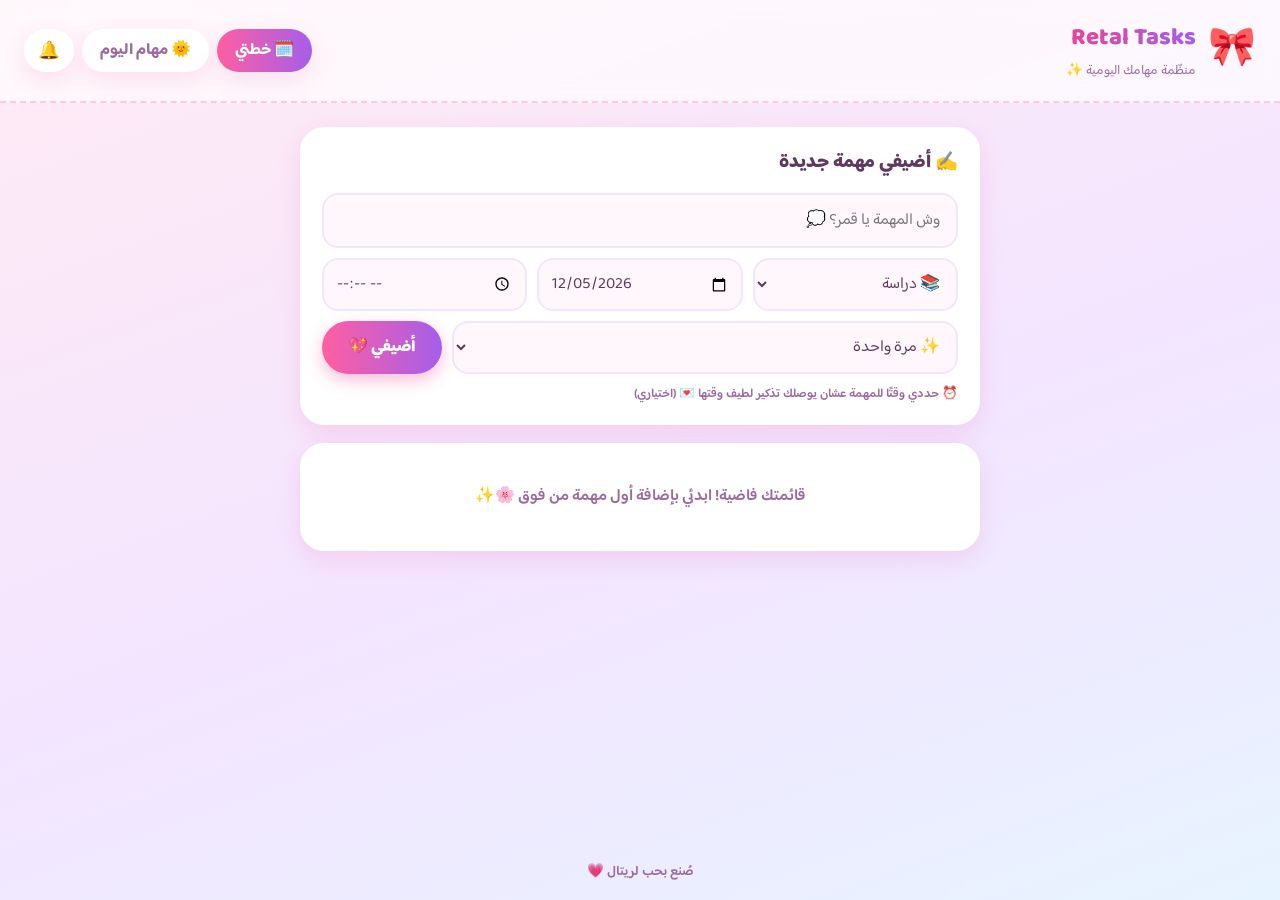
<file: index.html>
<!DOCTYPE html>
<html lang="ar" dir="rtl">
<head>
<meta charset="UTF-8">
<meta name="viewport" content="width=device-width, initial-scale=1.0">
<title>Retal Tasks 🎀 — خطتي</title>
<meta name="theme-color" content="#ff5fa2">
<link rel="manifest" href="manifest.webmanifest">
<link rel="icon" href="icon.svg" type="image/svg+xml">
<link rel="preconnect" href="https://fonts.googleapis.com">
<link href="https://fonts.googleapis.com/css2?family=Baloo+Bhaijaan+2:wght@400;600;700;800&display=swap" rel="stylesheet">
<link rel="stylesheet" href="style.css">
</head>
<body data-page="plan">

<header class="app-header">
  <div class="logo">
    <span class="logo-emoji">🎀</span>
    <div>
      <h1>Retal Tasks</h1>
      <p class="tagline">منظّمة مهامك اليومية ✨</p>
    </div>
  </div>
  <nav class="nav">
    <a href="index.html" class="nav-link active">🗓️ خطتي</a>
    <a href="today.html" class="nav-link">🌞 مهام اليوم</a>
    <button id="notify-btn" class="bell-btn" title="فعّلي إشعارات التذكير">🔔</button>
  </nav>
</header>

<main class="container">

  <section class="card add-card">
    <h2 class="card-title">✍️ أضيفي مهمة جديدة</h2>
    <form id="add-form" class="add-form">
      <input type="text" id="task-title" placeholder="وش المهمة يا قمر؟ 💭" maxlength="80" required>
      <div class="form-row">
        <select id="task-emoji" title="نوع المهمة">
          <option value="📚">📚 دراسة</option>
          <option value="💼">💼 عمل</option>
          <option value="🏠">🏠 منزل</option>
          <option value="🛍️">🛍️ تسوق</option>
          <option value="💅">💅 عناية</option>
          <option value="🏃‍♀️">🏃‍♀️ رياضة</option>
          <option value="💌">💌 اجتماعي</option>
          <option value="🌸">🌸 أخرى</option>
        </select>
        <input type="date" id="task-date" required>
        <input type="time" id="task-time" title="وقت المهمة (اختياري)">
      </div>
      <div class="form-row">
        <select id="task-repeat" title="تكرار المهمة">
          <option value="none">✨ مرة واحدة</option>
          <option value="daily">🔁 كل يوم</option>
          <option value="weekly">🗓️ كل أسبوع</option>
          <option value="monthly">📅 كل شهر</option>
        </select>
        <button type="submit" class="btn-primary">أضيفي 💖</button>
      </div>
      <p class="form-hint">⏰ حددي وقتًا للمهمة عشان يوصلك تذكير لطيف وقتها 💌 (اختياري)</p>
    </form>
  </section>

  <section id="groups" class="groups"></section>

</main>

<footer class="app-footer">صُنع بحب لريتال 💗</footer>

<div id="toast-layer"></div>

<script src="app.js"></script>
</body>
</html>
</file>
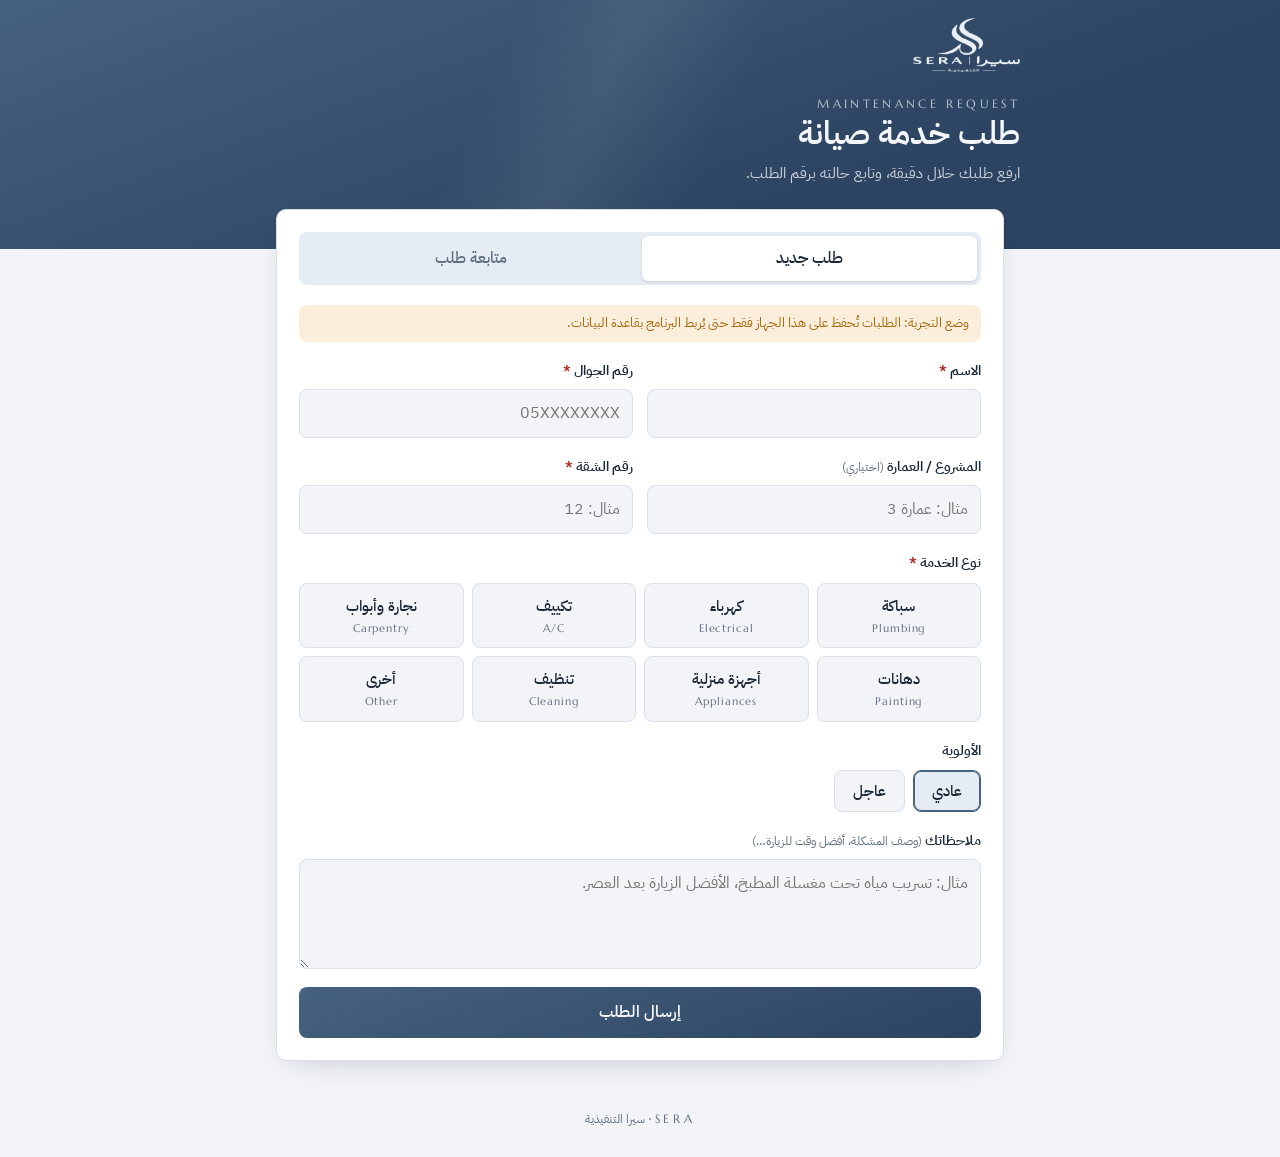
<file: sera-maintenance/index.html>
<!doctype html>
<html lang="ar" dir="rtl">
<head>
<meta charset="utf-8">
<meta name="viewport" content="width=device-width, initial-scale=1, viewport-fit=cover">
<meta name="theme-color" content="#2c4361">
<title>سيرا للصيانة</title>
<link rel="icon" href="logo.png">
<link rel="apple-touch-icon" href="logo.png">
<link rel="preconnect" href="https://fonts.googleapis.com">
<link rel="preconnect" href="https://fonts.gstatic.com" crossorigin>
<link rel="stylesheet" href="https://fonts.googleapis.com/css2?family=IBM+Plex+Sans+Arabic:wght@400;500;600&family=Marcellus&display=swap">
<link rel="stylesheet" href="style.css">
</head>
<body>

<header class="brand">
  <div class="brand-inner">
    <div class="brand-top">
      <img class="brand-logo" src="logo-light.png" alt="سيرا التنفيذية SERA">
    </div>
    <div>
      <div class="eyebrow">Maintenance Request</div>
      <h1>طلب خدمة صيانة</h1>
      <p>ارفع طلبك خلال دقيقة، وتابع حالته برقم الطلب.</p>
    </div>
  </div>
</header>

<main>
  <section class="panel">
    <div class="tabs" role="tablist">
      <button class="tab" role="tab" id="tab-new" aria-selected="true" aria-controls="view-new">طلب جديد</button>
      <button class="tab" role="tab" id="tab-track" aria-selected="false" aria-controls="view-track">متابعة طلب</button>
    </div>

    <!-- New request -->
    <div id="view-new" role="tabpanel" aria-labelledby="tab-new">
      <form id="req-form" novalidate>
        <p class="demo-banner" id="demo-banner" hidden>وضع التجربة: الطلبات تُحفظ على هذا الجهاز فقط حتى يُربط البرنامج بقاعدة البيانات.</p>

        <div class="row">
          <label class="field">
            <span class="label">الاسم <span class="req">*</span></span>
            <input type="text" id="f-name" name="name" autocomplete="name" maxlength="80" required>
          </label>
          <label class="field">
            <span class="label">رقم الجوال <span class="req">*</span></span>
            <input type="tel" id="f-phone" name="phone" class="ltr" inputmode="tel" autocomplete="tel" placeholder="05XXXXXXXX" maxlength="20" required>
          </label>
        </div>

        <div class="row">
          <label class="field">
            <span class="label">المشروع / العمارة <small>(اختياري)</small></span>
            <input type="text" id="f-building" name="building" maxlength="80" placeholder="مثال: عمارة 3">
          </label>
          <label class="field">
            <span class="label">رقم الشقة <span class="req">*</span></span>
            <input type="text" id="f-unit" name="unit" maxlength="20" placeholder="مثال: 12" required>
          </label>
        </div>

        <fieldset>
          <legend class="label">نوع الخدمة <span class="req">*</span></legend>
          <div class="chips" id="services"></div>
        </fieldset>

        <fieldset>
          <legend class="label">الأولوية</legend>
          <div class="seg">
            <label class="chip"><input type="radio" name="priority" id="p-normal" value="normal" checked><span><b>عادي</b></span></label>
            <label class="chip"><input type="radio" name="priority" id="p-urgent" value="urgent"><span><b>عاجل</b></span></label>
          </div>
        </fieldset>

        <label class="field">
          <span class="label">ملاحظاتك <small>(وصف المشكلة، أفضل وقت للزيارة…)</small></span>
          <textarea id="f-notes" name="notes" maxlength="1000" placeholder="مثال: تسريب مياه تحت مغسلة المطبخ، الأفضل الزيارة بعد العصر."></textarea>
        </label>

        <p class="error" id="form-error" role="alert" hidden></p>
        <button class="btn" type="submit" id="submit-btn">إرسال الطلب</button>
      </form>

      <div class="ticket" id="success" hidden>
        <div class="check" aria-hidden="true">
          <svg width="28" height="28" viewBox="0 0 24 24" fill="none" stroke="currentColor" stroke-width="2.5" stroke-linecap="round" stroke-linejoin="round"><path d="M5 12.5l4.5 4.5L19 7.5"/></svg>
        </div>
        <h2>تم استلام طلبك</h2>
        <p class="note">احتفظ برقم الطلب لمتابعة حالته</p>
        <div class="ticket-id" id="ticket-id">SR-0000</div>
        <div class="actions">
          <button class="btn btn-ghost btn-sm" type="button" id="copy-btn">نسخ الرقم</button>
          <button class="btn btn-ghost btn-sm" type="button" id="track-this">متابعة الطلب</button>
          <button class="btn btn-sm" type="button" id="another">طلب جديد</button>
        </div>
      </div>
    </div>

    <!-- Track -->
    <div id="view-track" role="tabpanel" aria-labelledby="tab-track" hidden>
      <form id="track-form" novalidate>
        <div class="row">
          <label class="field">
            <span class="label">رقم الطلب</span>
            <input type="text" id="t-id" class="ltr" placeholder="SR-1001" maxlength="12" required>
          </label>
          <label class="field">
            <span class="label">رقم الجوال المسجّل</span>
            <input type="tel" id="t-phone" class="ltr" inputmode="tel" placeholder="05XXXXXXXX" maxlength="20" required>
          </label>
        </div>
        <p class="error" id="track-error" role="alert" hidden></p>
        <button class="btn" type="submit" id="track-btn">عرض الحالة</button>
      </form>
      <div id="track-result" style="margin-top:18px" hidden></div>
    </div>
  </section>
</main>

<footer><span class="mono">SERA</span> · سيرا التنفيذية</footer>

<script src="config.js"></script>
<script src="api.js"></script>
<script>
(function () {
  const A = window.SeraAPI;
  const $ = (id) => document.getElementById(id);
  const esc = (s) => String(s ?? "").replace(/[&<>"']/g, c => ({ "&": "&amp;", "<": "&lt;", ">": "&gt;", '"': "&quot;", "'": "&#39;" }[c]));

  if (A.DEMO) $("demo-banner").hidden = false;

  // Service chips
  $("services").innerHTML = Object.entries(A.SERVICES).map(([k, s]) =>
    `<label class="chip"><input type="radio" name="service" id="s-${k}" value="${k}"><span><b>${s.ar}</b><i>${s.en}</i></span></label>`
  ).join("");

  // Tabs
  function showTab(which) {
    const isNew = which === "new";
    $("tab-new").setAttribute("aria-selected", isNew);
    $("tab-track").setAttribute("aria-selected", !isNew);
    $("view-new").hidden = !isNew;
    $("view-track").hidden = isNew;
  }
  $("tab-new").onclick = () => showTab("new");
  $("tab-track").onclick = () => showTab("track");
  if (location.hash === "#track") showTab("track");

  // Remember the resident's details on this device
  try {
    const saved = JSON.parse(localStorage.getItem("sera-resident") || "{}");
    ["name", "phone", "building", "unit"].forEach(k => { if (saved[k]) $("f-" + k).value = saved[k]; });
    if (saved.phone) $("t-phone").value = saved.phone;
  } catch (e) {}

  function showErr(el, msg) { el.textContent = msg; el.hidden = !msg; }

  // Submit
  $("req-form").addEventListener("submit", async (e) => {
    e.preventDefault();
    const f = e.target;
    const data = {
      name: $("f-name").value.trim(),
      phone: $("f-phone").value.trim(),
      building: $("f-building").value.trim(),
      unit: $("f-unit").value.trim(),
      service: (f.querySelector("input[name=service]:checked") || {}).value || "",
      priority: f.querySelector("input[name=priority]:checked").value,
      notes: $("f-notes").value.trim()
    };
    const digits = data.phone.replace(/\D/g, "");
    if (!data.name) return showErr($("form-error"), "اكتب الاسم.");
    if (digits.length < 9) return showErr($("form-error"), "رقم الجوال غير مكتمل، اكتبه بصيغة 05XXXXXXXX.");
    if (!data.unit) return showErr($("form-error"), "اكتب رقم الشقة.");
    if (!data.service) return showErr($("form-error"), "اختر نوع الخدمة.");
    showErr($("form-error"), "");

    const btn = $("submit-btn");
    btn.disabled = true; btn.textContent = "جارٍ الإرسال…";
    try {
      const item = await A.create(data);
      try { localStorage.setItem("sera-resident", JSON.stringify({ name: data.name, phone: data.phone, building: data.building, unit: data.unit })); } catch (e) {}
      $("ticket-id").textContent = item.id;
      $("t-id").value = item.id; $("t-phone").value = data.phone;
      f.hidden = true; $("success").hidden = false;
    } catch (err) {
      showErr($("form-error"), "لم يُرسل الطلب: " + err.message + ". تأكد من الاتصال بالإنترنت وأعد المحاولة.");
    } finally {
      btn.disabled = false; btn.textContent = "إرسال الطلب";
    }
  });

  $("copy-btn").onclick = async () => {
    const id = $("ticket-id").textContent;
    try { await navigator.clipboard.writeText(id); $("copy-btn").textContent = "تم النسخ"; }
    catch (e) { const r = document.createRange(); r.selectNodeContents($("ticket-id")); const s = getSelection(); s.removeAllRanges(); s.addRange(r); }
  };
  $("another").onclick = () => {
    const f = $("req-form");
    $("f-notes").value = ""; f.querySelectorAll("input[name=service]").forEach(i => i.checked = false);
    $("p-normal").checked = true; $("copy-btn").textContent = "نسخ الرقم";
    f.hidden = false; $("success").hidden = true;
  };
  $("track-this").onclick = () => { showTab("track"); $("track-form").requestSubmit(); };

  // Track
  $("track-form").addEventListener("submit", async (e) => {
    e.preventDefault();
    const id = $("t-id").value.trim(), phone = $("t-phone").value.trim();
    if (!id || !phone) return showErr($("track-error"), "اكتب رقم الطلب ورقم الجوال.");
    showErr($("track-error"), "");
    const btn = $("track-btn"); btn.disabled = true;
    try {
      const it = await A.track(id, phone);
      const box = $("track-result");
      box.hidden = false;
      if (!it) { box.innerHTML = `<p class="empty">لم نجد طلباً بهذا الرقم وهذا الجوال. تأكد من البيانات.</p>`; return; }
      const order = ["new", "progress", "done"];
      const idx = order.indexOf(it.status);
      const svc = A.SERVICES[it.service] || { ar: it.service };
      const st = A.STATUS[it.status] || { ar: it.status };
      box.innerHTML = `
        <div class="result">
          <div class="result-head"><span class="mono" style="font-size:20px">${esc(it.id)}</span><span class="pill ${esc(it.status)}">${st.ar}</span></div>
          ${it.status === "cancelled" ? "" : `<ol class="steps">${order.map((s, i) => `<li class="${i <= idx ? "on" : ""}">${A.STATUS[s].ar}</li>`).join("")}</ol>`}
          <dl class="kv">
            <dt>الخدمة</dt><dd>${esc(svc.ar)}${it.priority === "urgent" ? " · عاجل" : ""}</dd>
            <dt>الشقة</dt><dd>${esc([it.building, it.unit].filter(Boolean).join(" / "))}</dd>
            <dt>تاريخ الطلب</dt><dd>${esc(A.fmtDate(it.createdAt))}</dd>
            <dt>آخر تحديث</dt><dd>${esc(A.fmtDate(it.updatedAt))}</dd>
            ${it.notes ? `<dt>ملاحظاتك</dt><dd>${esc(it.notes)}</dd>` : ""}
            ${it.adminNote ? `<dt>رد الصيانة</dt><dd><b>${esc(it.adminNote)}</b></dd>` : ""}
          </dl>
        </div>`;
    } catch (err) {
      showErr($("track-error"), "تعذّر جلب الحالة: " + err.message);
    } finally { btn.disabled = false; }
  });
})();
</script>
</body>
</html>
</file>
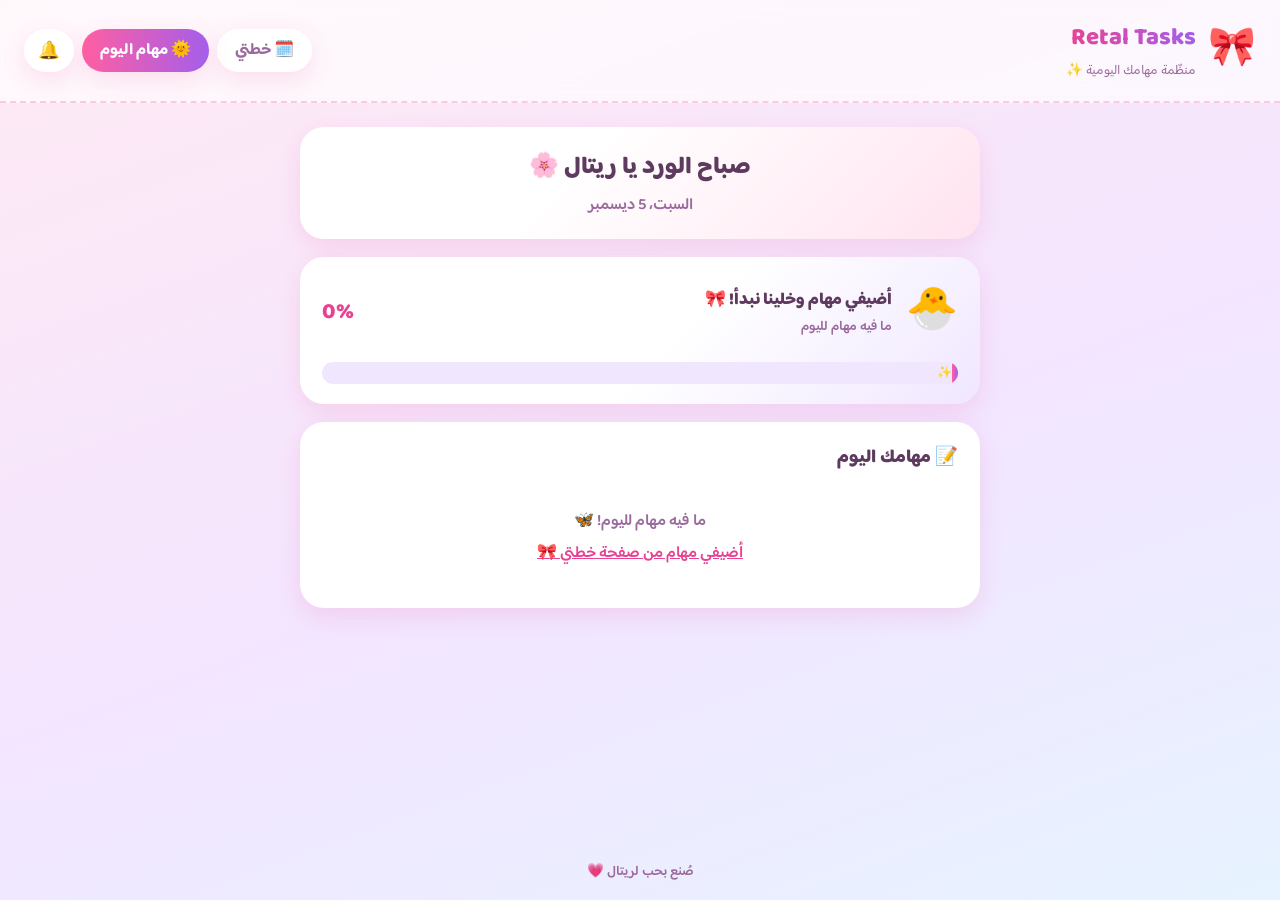
<file: today.html>
<!DOCTYPE html>
<html lang="ar" dir="rtl">
<head>
<meta charset="UTF-8">
<meta name="viewport" content="width=device-width, initial-scale=1.0">
<title>Retal Tasks 🌞 — مهام اليوم</title>
<meta name="theme-color" content="#ff5fa2">
<link rel="manifest" href="manifest.webmanifest">
<link rel="icon" href="icon.svg" type="image/svg+xml">
<link rel="preconnect" href="https://fonts.googleapis.com">
<link href="https://fonts.googleapis.com/css2?family=Baloo+Bhaijaan+2:wght@400;600;700;800&display=swap" rel="stylesheet">
<link rel="stylesheet" href="style.css">
</head>
<body data-page="today">

<header class="app-header">
  <div class="logo">
    <span class="logo-emoji">🎀</span>
    <div>
      <h1>Retal Tasks</h1>
      <p class="tagline">منظّمة مهامك اليومية ✨</p>
    </div>
  </div>
  <nav class="nav">
    <a href="index.html" class="nav-link">🗓️ خطتي</a>
    <a href="today.html" class="nav-link active">🌞 مهام اليوم</a>
    <button id="notify-btn" class="bell-btn" title="فعّلي إشعارات التذكير">🔔</button>
  </nav>
</header>

<main class="container">

  <section class="card hero-card">
    <h2 id="greeting" class="greeting"></h2>
    <p id="today-date" class="today-date"></p>
  </section>

  <section class="card meter-card">
    <div class="meter-top">
      <span id="meter-emoji" class="meter-emoji">🐣</span>
      <div class="meter-info">
        <p id="meter-message" class="meter-message"></p>
        <p id="meter-count" class="meter-count"></p>
      </div>
      <span id="meter-percent" class="meter-percent">0%</span>
    </div>
    <div class="progress-track">
      <div id="progress-fill" class="progress-fill"><span class="progress-spark">✨</span></div>
    </div>
  </section>

  <section class="card">
    <h2 class="card-title">📝 مهامك اليوم</h2>
    <ul id="today-list" class="task-list"></ul>
    <p id="today-empty" class="empty-state" hidden>
      ما فيه مهام لليوم! 🦋<br>
      <a href="index.html" class="empty-link">أضيفي مهام من صفحة خطتي 🎀</a>
    </p>
  </section>

</main>

<footer class="app-footer">صُنع بحب لريتال 💗</footer>

<div id="confetti-layer"></div>
<div id="toast-layer"></div>

<script src="app.js"></script>
</body>
</html>
</file>
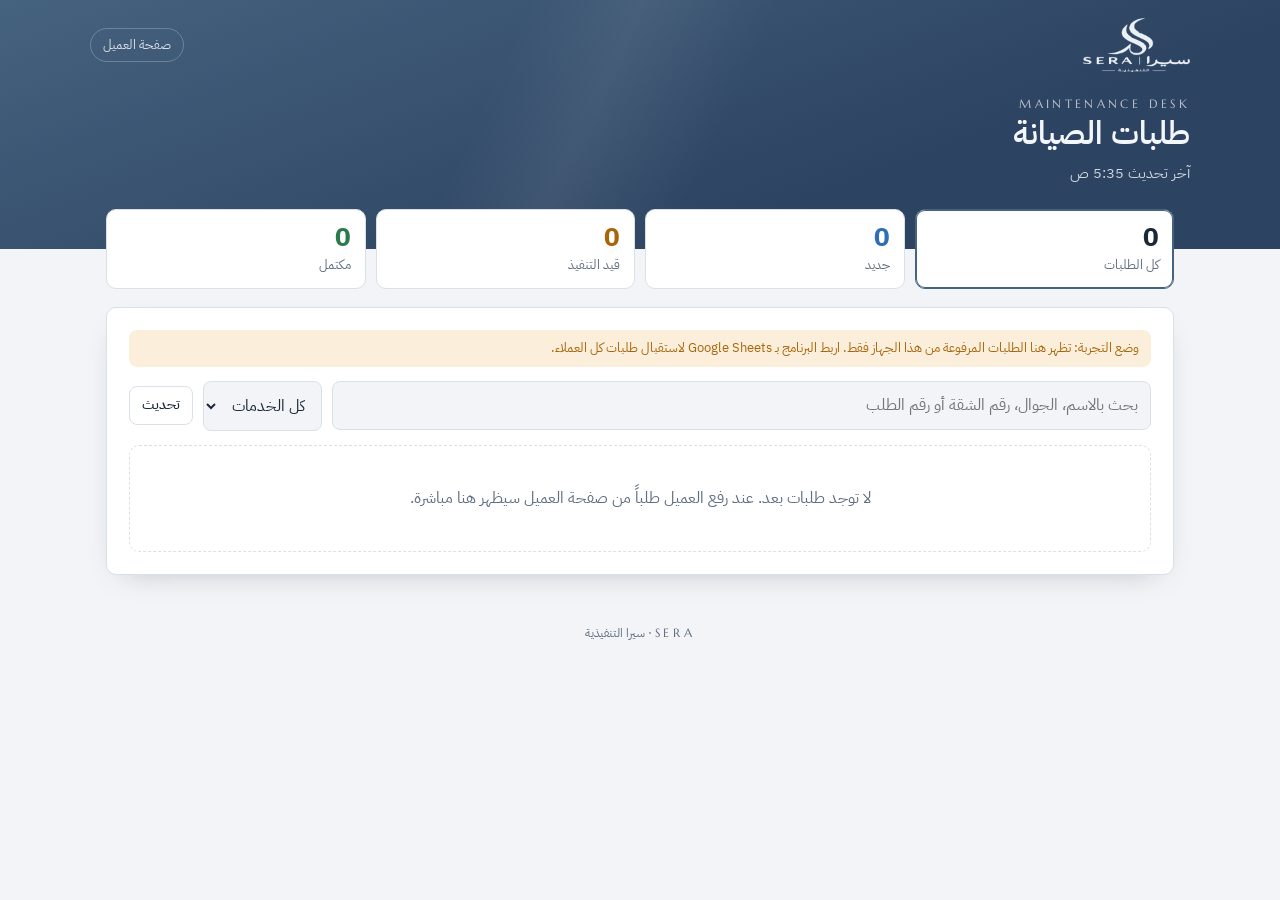
<file: sera-maintenance/admin.html>
<!doctype html>
<html lang="ar" dir="rtl">
<head>
<meta charset="utf-8">
<meta name="viewport" content="width=device-width, initial-scale=1, viewport-fit=cover">
<meta name="theme-color" content="#2c4361">
<meta name="robots" content="noindex">
<title>سيرا للصيانة · الإدارة</title>
<link rel="icon" href="logo.png">
<link rel="preconnect" href="https://fonts.googleapis.com">
<link rel="preconnect" href="https://fonts.gstatic.com" crossorigin>
<link rel="stylesheet" href="https://fonts.googleapis.com/css2?family=IBM+Plex+Sans+Arabic:wght@400;500;600&family=Marcellus&display=swap">
<link rel="stylesheet" href="style.css">
</head>
<body class="wide">

<header class="brand">
  <div class="brand-inner">
    <div class="brand-top">
      <img class="brand-logo" src="logo-light.png" alt="سيرا التنفيذية SERA">
      <a class="brand-link" href="index.html">صفحة العميل</a>
    </div>
    <div>
      <div class="eyebrow">Maintenance Desk</div>
      <h1>طلبات الصيانة</h1>
      <p id="sub">جارٍ التحميل…</p>
    </div>
  </div>
</header>

<main>
  <div class="stats" id="stats">
    <button class="stat" data-f="all" aria-pressed="true"><b id="c-all">–</b><span>كل الطلبات</span></button>
    <button class="stat new" data-f="new" aria-pressed="false"><b id="c-new">–</b><span>جديد</span></button>
    <button class="stat progress" data-f="progress" aria-pressed="false"><b id="c-progress">–</b><span>قيد التنفيذ</span></button>
    <button class="stat done" data-f="done" aria-pressed="false"><b id="c-done">–</b><span>مكتمل</span></button>
  </div>

  <section class="panel" style="display:flex;flex-direction:column;gap:14px">
    <p class="demo-banner" id="demo-banner" hidden>وضع التجربة: تظهر هنا الطلبات المرفوعة من هذا الجهاز فقط. اربط البرنامج بـ Google Sheets لاستقبال طلبات كل العملاء.</p>
    <div class="toolbar">
      <input type="search" id="q" placeholder="بحث بالاسم، الجوال، رقم الشقة أو رقم الطلب">
      <select id="svc" aria-label="نوع الخدمة"><option value="">كل الخدمات</option></select>
      <button class="btn btn-ghost btn-sm" id="refresh" type="button">تحديث</button>
    </div>
    <p class="error" id="err" role="alert" hidden></p>
    <div class="list" id="list">
      <div class="empty">لا توجد طلبات بعد. عند رفع العميل طلباً من صفحة العميل سيظهر هنا مباشرة.</div>
    </div>
  </section>
</main>

<footer><span class="mono">SERA</span> · سيرا التنفيذية</footer>

<script src="config.js"></script>
<script src="api.js"></script>
<script>
(function () {
  const A = window.SeraAPI;
  const $ = (id) => document.getElementById(id);
  const esc = (s) => String(s ?? "").replace(/[&<>"']/g, c => ({ "&": "&amp;", "<": "&lt;", ">": "&gt;", '"': "&quot;", "'": "&#39;" }[c]));
  let items = [], filter = "all", busy = false;

  if (A.DEMO) $("demo-banner").hidden = false;
  $("svc").insertAdjacentHTML("beforeend", Object.entries(A.SERVICES).map(([k, s]) => `<option value="${k}">${s.ar}</option>`).join(""));

  async function load() {
    if (busy) return; busy = true;
    try {
      items = await A.list();
      $("err").hidden = true;
      $("sub").textContent = "آخر تحديث " + new Date().toLocaleTimeString("ar-SA-u-nu-latn", { hour: "numeric", minute: "2-digit" });
      render();
    } catch (e) {
      $("err").textContent = "تعذّر تحميل الطلبات: " + e.message; $("err").hidden = false;
    } finally { busy = false; }
  }

  function render() {
    const count = (s) => items.filter(x => x.status === s).length;
    $("c-all").textContent = items.length;
    ["new", "progress", "done"].forEach(s => $("c-" + s).textContent = count(s));

    const q = $("q").value.trim().toLowerCase();
    const svc = $("svc").value;
    const shown = items.filter(x =>
      (filter === "all" || x.status === filter) &&
      (!svc || x.service === svc) &&
      (!q || [x.id, x.name, x.phone, x.unit, x.building, x.notes].join(" ").toLowerCase().includes(q))
    );
    // Urgent new requests first, then newest
    shown.sort((a, b) => (rank(a) - rank(b)) || String(b.createdAt).localeCompare(String(a.createdAt)));

    if (!items.length) { $("list").innerHTML = `<div class="empty">لا توجد طلبات بعد. عند رفع العميل طلباً من صفحة العميل سيظهر هنا مباشرة.</div>`; return; }
    if (!shown.length) { $("list").innerHTML = `<div class="empty">لا توجد طلبات تطابق البحث.</div>`; return; }

    $("list").innerHTML = shown.map(x => {
      const svcName = (A.SERVICES[x.service] || { ar: x.service }).ar;
      return `
      <article class="req-card ${esc(x.status)} ${x.priority === "urgent" ? "urgent" : ""}" data-id="${esc(x.id)}">
        <div class="req-top">
          <div class="req-title"><span class="mono">${esc(x.id)}</span><span>${esc(svcName)}</span><span class="urgent-tag">عاجل</span></div>
          <span class="pill ${esc(x.status)}">${(A.STATUS[x.status] || { ar: x.status }).ar}</span>
        </div>
        <div class="req-meta">
          <span>${esc(x.name)}</span>
          <span class="mono">${esc(x.phone)}</span>
          <span>الشقة: ${esc([x.building, x.unit].filter(Boolean).join(" / "))}</span>
          <span>${esc(A.fmtDate(x.createdAt))}</span>
        </div>
        ${x.notes ? `<p class="req-notes">${esc(x.notes)}</p>` : ""}
        <div class="req-ctrl">
          <select aria-label="حالة الطلب" id="st-${esc(x.id)}">
            ${Object.entries(A.STATUS).map(([k, s]) => `<option value="${k}" ${k === x.status ? "selected" : ""}>${s.ar}</option>`).join("")}
          </select>
          <input type="text" id="nt-${esc(x.id)}" maxlength="300" placeholder="رد للعميل (يظهر له عند المتابعة)" value="${esc(x.adminNote)}">
          <button class="btn btn-sm save" type="button">حفظ</button>
        </div>
      </article>`;
    }).join("");
  }
  function rank(x) { return x.status === "new" ? (x.priority === "urgent" ? 0 : 1) : x.status === "progress" ? 2 : 3; }

  $("list").addEventListener("click", async (e) => {
    const btn = e.target.closest(".save"); if (!btn) return;
    const card = btn.closest(".req-card"), id = card.dataset.id;
    const patch = { status: $("st-" + id).value, adminNote: $("nt-" + id).value.trim() };
    btn.disabled = true; btn.textContent = "جارٍ الحفظ…";
    try {
      const updated = await A.update(id, patch);
      const i = items.findIndex(x => x.id === id); if (i > -1) items[i] = Object.assign(items[i], updated || patch);
      render();
    } catch (err) {
      btn.disabled = false; btn.textContent = "حفظ";
      $("err").textContent = "لم يُحفظ التعديل على " + id + ": " + err.message; $("err").hidden = false;
    }
  });

  $("stats").addEventListener("click", (e) => {
    const b = e.target.closest(".stat"); if (!b) return;
    filter = b.dataset.f;
    document.querySelectorAll(".stat").forEach(s => s.setAttribute("aria-pressed", s === b));
    render();
  });
  $("q").addEventListener("input", render);
  $("svc").addEventListener("change", render);
  $("refresh").onclick = load;

  load();
  // Refresh every minute while the page is visible, unless someone is typing a reply
  setInterval(() => {
    if (document.visibilityState === "visible" && !document.activeElement.closest(".req-ctrl")) load();
  }, 60000);
})();
</script>
</body>
</html>
</file>
<file: style.css>
/* ===== Retal Tasks — طابع أنثوي مرح 🎀 ===== */
* { box-sizing: border-box; margin: 0; padding: 0; }

:root {
  --pink: #ff5fa2;
  --pink-deep: #e84393;
  --purple: #a55eea;
  --lavender: #f0e7ff;
  --cream: #fff7fb;
  --text: #5d3a5e;
  --text-soft: #9b6b9e;
  --shadow: 0 8px 24px rgba(232, 67, 147, .14);
}

body {
  font-family: 'Baloo Bhaijaan 2', 'Segoe UI', Tahoma, sans-serif;
  background: linear-gradient(160deg, #ffeaf4 0%, #f3e5ff 55%, #e7f3ff 100%);
  min-height: 100vh;
  color: var(--text);
  display: flex;
  flex-direction: column;
}

/* ===== الهيدر ===== */
.app-header {
  display: flex;
  flex-wrap: wrap;
  align-items: center;
  justify-content: space-between;
  gap: 12px;
  padding: 18px 24px;
  background: rgba(255, 255, 255, .65);
  backdrop-filter: blur(8px);
  border-bottom: 2px dashed #ffc7e0;
}
.logo { display: flex; align-items: center; gap: 12px; }
.logo-emoji {
  font-size: 2.4rem;
  animation: float 3s ease-in-out infinite;
}
@keyframes float {
  0%, 100% { transform: translateY(0) rotate(-6deg); }
  50% { transform: translateY(-6px) rotate(6deg); }
}
.logo h1 {
  font-size: 1.5rem;
  font-weight: 800;
  background: linear-gradient(90deg, var(--pink-deep), var(--purple));
  -webkit-background-clip: text;
  background-clip: text;
  color: transparent;
}
.tagline { font-size: .85rem; color: var(--text-soft); }

.nav { display: flex; gap: 8px; }
.nav-link {
  text-decoration: none;
  color: var(--text-soft);
  font-weight: 700;
  padding: 8px 18px;
  border-radius: 999px;
  background: #fff;
  box-shadow: var(--shadow);
  transition: transform .15s, background .15s, color .15s;
}
.nav-link:hover { transform: translateY(-2px); }
.nav-link.active {
  background: linear-gradient(90deg, var(--pink), var(--purple));
  color: #fff;
}
.bell-btn {
  border: none;
  cursor: pointer;
  font-size: 1.1rem;
  padding: 8px 14px;
  border-radius: 999px;
  background: #fff;
  box-shadow: var(--shadow);
  transition: transform .15s;
}
.bell-btn:hover { transform: translateY(-2px) rotate(12deg); }
.bell-btn.on { background: linear-gradient(90deg, #ffe3f0, var(--lavender)); }

/* ===== الحاوية والبطاقات ===== */
.container {
  width: min(680px, 92%);
  margin: 24px auto;
  display: flex;
  flex-direction: column;
  gap: 18px;
  flex: 1;
}
.card {
  background: #fff;
  border-radius: 24px;
  padding: 20px 22px;
  box-shadow: var(--shadow);
}
.card-title { font-size: 1.15rem; font-weight: 800; margin-bottom: 14px; }

/* ===== نموذج الإضافة ===== */
.add-form { display: flex; flex-direction: column; gap: 10px; }
.add-form input[type="text"] {
  width: 100%;
  padding: 12px 16px;
  border: 2px solid var(--lavender);
  border-radius: 16px;
  font: inherit;
  color: var(--text);
  background: var(--cream);
  outline: none;
  transition: border-color .15s;
}
.add-form input[type="text"]:focus { border-color: var(--pink); }
.form-row { display: flex; gap: 10px; flex-wrap: wrap; }
.form-row select,
.form-row input[type="date"],
.form-row input[type="time"] {
  flex: 1;
  min-width: 110px;
  padding: 10px 12px;
  border: 2px solid var(--lavender);
  border-radius: 16px;
  font: inherit;
  color: var(--text);
  background: var(--cream);
  outline: none;
}
.form-hint {
  font-size: .78rem;
  color: var(--text-soft);
  font-weight: 600;
}
.btn-primary {
  border: none;
  cursor: pointer;
  font: inherit;
  font-weight: 800;
  color: #fff;
  padding: 10px 26px;
  border-radius: 999px;
  background: linear-gradient(90deg, var(--pink), var(--purple));
  box-shadow: 0 6px 16px rgba(232, 67, 147, .35);
  transition: transform .15s;
}
.btn-primary:hover { transform: scale(1.05); }
.btn-primary:active { transform: scale(.97); }

/* ===== مجموعات التواريخ ===== */
.groups { display: flex; flex-direction: column; gap: 18px; }
.group-header {
  display: flex;
  align-items: center;
  justify-content: space-between;
  margin-bottom: 12px;
}
.group-title { font-size: 1.1rem; font-weight: 800; }
.group-title.overdue { color: #e17055; }
.group-count {
  background: var(--lavender);
  color: var(--purple);
  font-size: .8rem;
  font-weight: 700;
  padding: 3px 12px;
  border-radius: 999px;
}

/* ===== قائمة المهام ===== */
.task-list { list-style: none; display: flex; flex-direction: column; gap: 8px; }
.task-item {
  display: flex;
  align-items: center;
  gap: 10px;
  padding: 10px 14px;
  border-radius: 16px;
  background: var(--cream);
  border: 2px solid transparent;
  transition: border-color .15s, opacity .3s;
  animation: pop .25s ease;
}
@keyframes pop {
  from { transform: scale(.94); opacity: 0; }
  to { transform: scale(1); opacity: 1; }
}
.task-item:hover { border-color: #ffd6e8; }
.task-item.done { opacity: .55; }
.task-item.done .task-text { text-decoration: line-through; }

.task-check {
  appearance: none;
  width: 26px;
  height: 26px;
  min-width: 26px;
  border: 2px solid var(--pink);
  border-radius: 50%;
  cursor: pointer;
  display: grid;
  place-items: center;
  background: #fff;
  transition: background .15s;
}
.task-check:checked { background: var(--pink); }
.task-check:checked::after { content: '💖'; font-size: 13px; }

.task-cat { font-size: 1.2rem; }
.task-body { flex: 1; display: flex; flex-direction: column; gap: 3px; min-width: 0; }
.task-text { font-weight: 600; word-break: break-word; }
.task-badges { display: flex; gap: 6px; flex-wrap: wrap; }
.task-badge {
  font-size: .72rem;
  font-weight: 700;
  background: var(--lavender);
  color: var(--purple);
  padding: 1px 10px;
  border-radius: 999px;
}
.task-badge.repeat { background: #ffe3f0; color: var(--pink-deep); }
.task-del {
  border: none;
  background: none;
  cursor: pointer;
  font-size: 1rem;
  opacity: .45;
  transition: opacity .15s, transform .15s;
}
.task-del:hover { opacity: 1; transform: scale(1.2); }

.empty-state {
  text-align: center;
  color: var(--text-soft);
  font-weight: 600;
  padding: 18px 0;
  line-height: 2;
}
.empty-link { color: var(--pink-deep); }

/* ===== صفحة اليوم ===== */
.hero-card {
  text-align: center;
  background: linear-gradient(135deg, #fff 40%, #ffe3f0);
}
.greeting { font-size: 1.5rem; font-weight: 800; }
.today-date { color: var(--text-soft); font-weight: 600; margin-top: 4px; }

/* ===== مؤشر التحفيز ===== */
.meter-card { background: linear-gradient(135deg, #fff 55%, var(--lavender)); }
.meter-top {
  display: flex;
  align-items: center;
  gap: 14px;
  margin-bottom: 14px;
}
.meter-emoji { font-size: 2.6rem; animation: float 3s ease-in-out infinite; }
.meter-info { flex: 1; }
.meter-message { font-weight: 800; font-size: 1.05rem; }
.meter-count { color: var(--text-soft); font-size: .85rem; font-weight: 600; }
.meter-percent {
  font-size: 1.4rem;
  font-weight: 800;
  color: var(--pink-deep);
}
.progress-track {
  height: 22px;
  border-radius: 999px;
  background: var(--lavender);
  overflow: hidden;
}
.progress-fill {
  height: 100%;
  width: 0%;
  border-radius: 999px;
  background: linear-gradient(90deg, var(--pink), var(--purple), #ffb84d);
  background-size: 200% 100%;
  animation: shimmer 2.5s linear infinite;
  transition: width .6s cubic-bezier(.34, 1.56, .64, 1);
  display: flex;
  align-items: center;
  justify-content: flex-start;
  padding-inline-start: 6px;
}
@keyframes shimmer {
  from { background-position: 0% 0; }
  to { background-position: 200% 0; }
}
.progress-spark { font-size: 12px; }

/* ===== الاحتفال 🎉 ===== */
#confetti-layer {
  position: fixed;
  inset: 0;
  pointer-events: none;
  overflow: hidden;
}
.confetti {
  position: absolute;
  top: -40px;
  font-size: 1.6rem;
  animation: fall linear forwards;
}
@keyframes fall {
  to { transform: translateY(110vh) rotate(720deg); }
}

/* ===== التوست 💌 ===== */
#toast-layer {
  position: fixed;
  bottom: 20px;
  right: 50%;
  transform: translateX(50%);
  display: flex;
  flex-direction: column;
  align-items: center;
  gap: 8px;
  z-index: 999;
  width: min(420px, 92vw);
  pointer-events: none;
}
.toast {
  background: linear-gradient(90deg, #fff, #fff0f7);
  border: 2px solid #ffc7e0;
  color: var(--text);
  font-weight: 700;
  padding: 12px 20px;
  border-radius: 999px;
  box-shadow: 0 10px 28px rgba(232, 67, 147, .3);
  text-align: center;
  animation: toast-in .3s cubic-bezier(.34, 1.56, .64, 1);
  transition: opacity .5s, transform .5s;
}
.toast.hide { opacity: 0; transform: translateY(14px); }
@keyframes toast-in {
  from { transform: translateY(20px) scale(.9); opacity: 0; }
  to { transform: translateY(0) scale(1); opacity: 1; }
}

/* ===== الفوتر ===== */
.app-footer {
  text-align: center;
  padding: 16px;
  color: var(--text-soft);
  font-weight: 600;
  font-size: .85rem;
}

@media (max-width: 480px) {
  .app-header { justify-content: center; text-align: center; }
  .meter-percent { font-size: 1.1rem; }
}
</file>
<file: sera-maintenance/style.css>
/* Layout: brushed-steel header band carrying the logo, then one centered working column. */
:root {
  --bg: #f2f4f7;
  --surface: #ffffff;
  --ink: #1b2838;
  --muted: #5f6e80;
  --line: #d9e0e8;
  --steel: #2c4361;
  --steel-2: #45627f;
  --steel-soft: #e6ecf3;
  --on-steel: #f3f6fa;
  --focus: #5b86b8;

  --st-new: #2f6db5;     --st-new-bg: #e3edf9;
  --st-progress: #a8650b; --st-progress-bg: #fbefdc;
  --st-done: #2b7a4b;    --st-done-bg: #e0f2e7;
  --st-cancelled: #6d7682; --st-cancelled-bg: #eceff2;
  --danger: #b3261e;

  --f-body: "IBM Plex Sans Arabic", "Segoe UI", Tahoma, sans-serif;
  --f-latin: "Marcellus", "Optima", "Candara", serif;
  --radius: 10px;
  color-scheme: light;
}
@media (prefers-color-scheme: dark) {
  :root {
    --bg: #0d131b;
    --surface: #151e29;
    --ink: #e4eaf1;
    --muted: #93a2b4;
    --line: #26334280;
    --steel: #1d2e44;
    --steel-2: #31496a;
    --steel-soft: #1d2a3a;
    --on-steel: #eef3f9;
    --focus: #8fb4e0;
    --st-new: #8db8ec;     --st-new-bg: #1a2c44;
    --st-progress: #e8b46a; --st-progress-bg: #3a2b14;
    --st-done: #7cc79a;    --st-done-bg: #15301f;
    --st-cancelled: #a3acb7; --st-cancelled-bg: #232b35;
    --danger: #f08a83;
    color-scheme: dark;
  }
}

* { box-sizing: border-box; }
html { -webkit-text-size-adjust: 100%; }
body {
  margin: 0;
  background: var(--bg);
  color: var(--ink);
  font-family: var(--f-body);
  font-size: 16px;
  line-height: 1.6;
}
img { max-width: 100%; }
[hidden] { display: none !important; }
h1, h2, h3 { text-wrap: balance; line-height: 1.3; margin: 0; }
button, input, textarea, select { font: inherit; color: inherit; }
:focus-visible { outline: 2px solid var(--focus); outline-offset: 2px; }

/* ---------- Header ---------- */
.brand {
  background:
    linear-gradient(115deg, transparent 0 38%, rgba(255,255,255,.07) 46%, transparent 56%),
    linear-gradient(160deg, var(--steel-2), var(--steel) 70%);
  color: var(--on-steel);
  padding: calc(18px + env(safe-area-inset-top, 0px)) 16px 64px;
}
.brand-inner { max-width: 760px; margin: 0 auto; display: flex; flex-direction: column; gap: 22px; }
.brand-top { display: flex; align-items: center; justify-content: space-between; gap: 12px; }
.brand-logo { height: 54px; width: auto; display: block; }
.brand-link {
  color: var(--on-steel); text-decoration: none; font-size: 13px; opacity: .85;
  border: 1px solid rgba(255,255,255,.28); padding: 6px 12px; border-radius: 999px; white-space: nowrap;
}
.brand-link:hover { opacity: 1; background: rgba(255,255,255,.08); }
.brand h1 { font-size: clamp(24px, 5vw, 32px); font-weight: 600; }
.brand p { margin: 6px 0 0; opacity: .82; font-size: 15px; }
.eyebrow { font-family: var(--f-latin); letter-spacing: .28em; font-size: 12px; text-transform: uppercase; opacity: .7; direction: ltr; text-align: right; }

/* ---------- Main column ---------- */
main { max-width: 760px; margin: -40px auto 0; padding: 0 16px 48px; display: flex; flex-direction: column; gap: 18px; }
.panel {
  background: var(--surface);
  border: 1px solid var(--line);
  border-radius: var(--radius);
  box-shadow: 0 10px 30px -18px rgba(20, 35, 55, .35);
  padding: 22px;
}
@media (max-width: 480px) { .panel { padding: 18px 16px; } }

.tabs { display: grid; grid-template-columns: 1fr 1fr; background: var(--steel-soft); border-radius: 8px; padding: 4px; gap: 4px; margin-bottom: 20px; }
.tab { border: 0; background: transparent; padding: 10px; border-radius: 6px; cursor: pointer; font-weight: 500; color: var(--muted); }
.tab[aria-selected="true"] { background: var(--surface); color: var(--ink); box-shadow: 0 1px 3px rgba(0,0,0,.12); }

form { display: flex; flex-direction: column; gap: 18px; }
.row { display: grid; grid-template-columns: 1fr 1fr; gap: 14px; }
@media (max-width: 560px) { .row { grid-template-columns: 1fr; } }
.field { display: flex; flex-direction: column; gap: 6px; min-width: 0; }
.label { font-size: 14px; font-weight: 600; }
.label small { font-weight: 400; color: var(--muted); }
.req { color: var(--danger); }
input[type=text], input[type=tel], input[type=search], textarea, select {
  width: 100%; border: 1px solid var(--line); background: var(--bg);
  border-radius: 8px; padding: 11px 12px; font-size: 16px;
}
input:focus, textarea:focus, select:focus { border-color: var(--focus); outline: none; box-shadow: 0 0 0 3px color-mix(in srgb, var(--focus) 25%, transparent); }
textarea { min-height: 110px; resize: vertical; }
.ltr { direction: ltr; text-align: right; }

fieldset { border: 0; padding: 0; margin: 0; min-width: 0; }
legend { padding: 0; margin-bottom: 8px; }
.chips { display: grid; grid-template-columns: repeat(4, 1fr); gap: 8px; }
@media (max-width: 560px) { .chips { grid-template-columns: repeat(2, 1fr); } }
.chip { position: relative; }
.chip input { position: absolute; opacity: 0; inset: 0; cursor: pointer; }
.chip span {
  display: flex; flex-direction: column; align-items: center; justify-content: center; gap: 2px;
  border: 1px solid var(--line); border-radius: 8px; padding: 10px 6px; text-align: center;
  background: var(--bg); cursor: pointer; transition: border-color .15s, background .15s;
  min-height: 62px;
}
.chip span b { font-weight: 500; font-size: 15px; }
.chip span i { font-style: normal; font-family: var(--f-latin); font-size: 11px; letter-spacing: .08em; color: var(--muted); }
.chip input:checked + span { border-color: var(--steel-2); background: var(--steel-soft); box-shadow: inset 0 0 0 1px var(--steel-2); }
.chip input:focus-visible + span { outline: 2px solid var(--focus); outline-offset: 2px; }

.seg { display: inline-grid; grid-auto-flow: column; gap: 8px; }
.seg .chip span { min-height: 0; padding: 8px 18px; flex-direction: row; }

.btn {
  border: 0; border-radius: 8px; padding: 13px 20px; font-weight: 600; cursor: pointer;
  background: linear-gradient(160deg, var(--steel-2), var(--steel)); color: var(--on-steel);
}
.btn:hover { filter: brightness(1.08); }
.btn:disabled { opacity: .6; cursor: progress; }
.btn-ghost { background: transparent; color: var(--ink); border: 1px solid var(--line); }
.btn-sm { padding: 7px 12px; font-size: 14px; font-weight: 500; }

.error { color: var(--danger); font-size: 14px; margin: 0; }
.note { font-size: 13px; color: var(--muted); margin: 0; }
.demo-banner {
  font-size: 13px; background: var(--st-progress-bg); color: var(--st-progress);
  border-radius: 8px; padding: 8px 12px; margin: 0;
}

/* ---------- Success / ticket ---------- */
.ticket { text-align: center; display: flex; flex-direction: column; gap: 14px; align-items: center; padding: 10px 0; }
.ticket .check { width: 56px; height: 56px; border-radius: 50%; background: var(--st-done-bg); color: var(--st-done); display: grid; place-items: center; }
.ticket-id {
  font-family: var(--f-latin); direction: ltr; font-size: 34px; letter-spacing: .14em;
  border: 1px dashed var(--steel-2); border-radius: 8px; padding: 8px 22px; font-variant-numeric: tabular-nums;
}
.actions { display: flex; gap: 10px; flex-wrap: wrap; justify-content: center; }

/* ---------- Status pill & timeline ---------- */
.pill { display: inline-block; font-size: 13px; font-weight: 600; padding: 3px 10px; border-radius: 999px; white-space: nowrap; }
.pill.new { color: var(--st-new); background: var(--st-new-bg); }
.pill.progress { color: var(--st-progress); background: var(--st-progress-bg); }
.pill.done { color: var(--st-done); background: var(--st-done-bg); }
.pill.cancelled { color: var(--st-cancelled); background: var(--st-cancelled-bg); }

.steps { list-style: none; padding: 0; margin: 6px 0 0; display: grid; grid-template-columns: repeat(3, 1fr); gap: 6px; }
.steps li { border-top: 4px solid var(--line); padding-top: 8px; font-size: 13px; color: var(--muted); }
.steps li.on { border-color: var(--steel-2); color: var(--ink); font-weight: 600; }

.result { border: 1px solid var(--line); border-radius: 8px; padding: 16px; display: flex; flex-direction: column; gap: 10px; }
.result-head { display: flex; justify-content: space-between; align-items: center; gap: 10px; flex-wrap: wrap; }
.kv { display: grid; grid-template-columns: max-content 1fr; gap: 4px 14px; font-size: 14px; margin: 0; }
.kv dt { color: var(--muted); }
.kv dd { margin: 0; min-width: 0; overflow-wrap: anywhere; }
.mono { font-family: var(--f-latin); direction: ltr; unicode-bidi: isolate; letter-spacing: .06em; font-variant-numeric: tabular-nums; }

footer { text-align: center; font-size: 12px; color: var(--muted); padding: 0 16px 28px; }
footer .mono { letter-spacing: .3em; }

/* ---------- Admin ---------- */
.wide main, .wide .brand-inner { max-width: 1100px; }
.stats { display: grid; grid-template-columns: repeat(4, 1fr); gap: 10px; }
@media (max-width: 640px) { .stats { grid-template-columns: repeat(2, 1fr); } }
.stat {
  background: var(--surface); border: 1px solid var(--line); border-radius: var(--radius);
  padding: 12px 14px; text-align: start; cursor: pointer; display: flex; flex-direction: column; gap: 2px;
}
.stat b { font-size: 26px; font-variant-numeric: tabular-nums; line-height: 1.2; }
.stat span { font-size: 13px; color: var(--muted); }
.stat[aria-pressed="true"] { border-color: var(--steel-2); box-shadow: inset 0 0 0 1px var(--steel-2); }
.stat.new b { color: var(--st-new); } .stat.progress b { color: var(--st-progress); } .stat.done b { color: var(--st-done); }

.toolbar { display: flex; gap: 10px; align-items: center; flex-wrap: wrap; }
.toolbar input { flex: 1 1 220px; }
.toolbar select { width: auto; flex: 0 0 auto; }

.list { display: flex; flex-direction: column; gap: 10px; }
.req-card { background: var(--surface); border: 1px solid var(--line); border-radius: var(--radius); padding: 14px 16px; display: flex; flex-direction: column; gap: 10px; border-inline-start: 4px solid var(--line); }
.req-card.new { border-inline-start-color: var(--st-new); }
.req-card.progress { border-inline-start-color: var(--st-progress); }
.req-card.done { border-inline-start-color: var(--st-done); }
.req-card.urgent .urgent-tag { display: inline-block; }
.urgent-tag { display: none; font-size: 12px; font-weight: 600; color: var(--danger); border: 1px solid currentColor; border-radius: 4px; padding: 0 6px; }
.req-top { display: flex; justify-content: space-between; align-items: center; gap: 10px; flex-wrap: wrap; }
.req-title { display: flex; align-items: center; gap: 10px; flex-wrap: wrap; font-weight: 600; }
.req-meta { font-size: 13px; color: var(--muted); display: flex; gap: 6px 16px; flex-wrap: wrap; }
.req-notes { margin: 0; font-size: 15px; white-space: pre-wrap; overflow-wrap: anywhere; background: var(--bg); border-radius: 6px; padding: 8px 10px; }
.req-ctrl { display: flex; gap: 8px; flex-wrap: wrap; align-items: center; }
.req-ctrl select { width: auto; padding: 7px 10px; font-size: 14px; }
.req-ctrl input { flex: 1 1 200px; padding: 7px 10px; font-size: 14px; }
.empty { text-align: center; color: var(--muted); padding: 40px 16px; border: 1px dashed var(--line); border-radius: var(--radius); }

@media (prefers-reduced-motion: reduce) { * { transition: none !important; animation: none !important; } }
</file>
